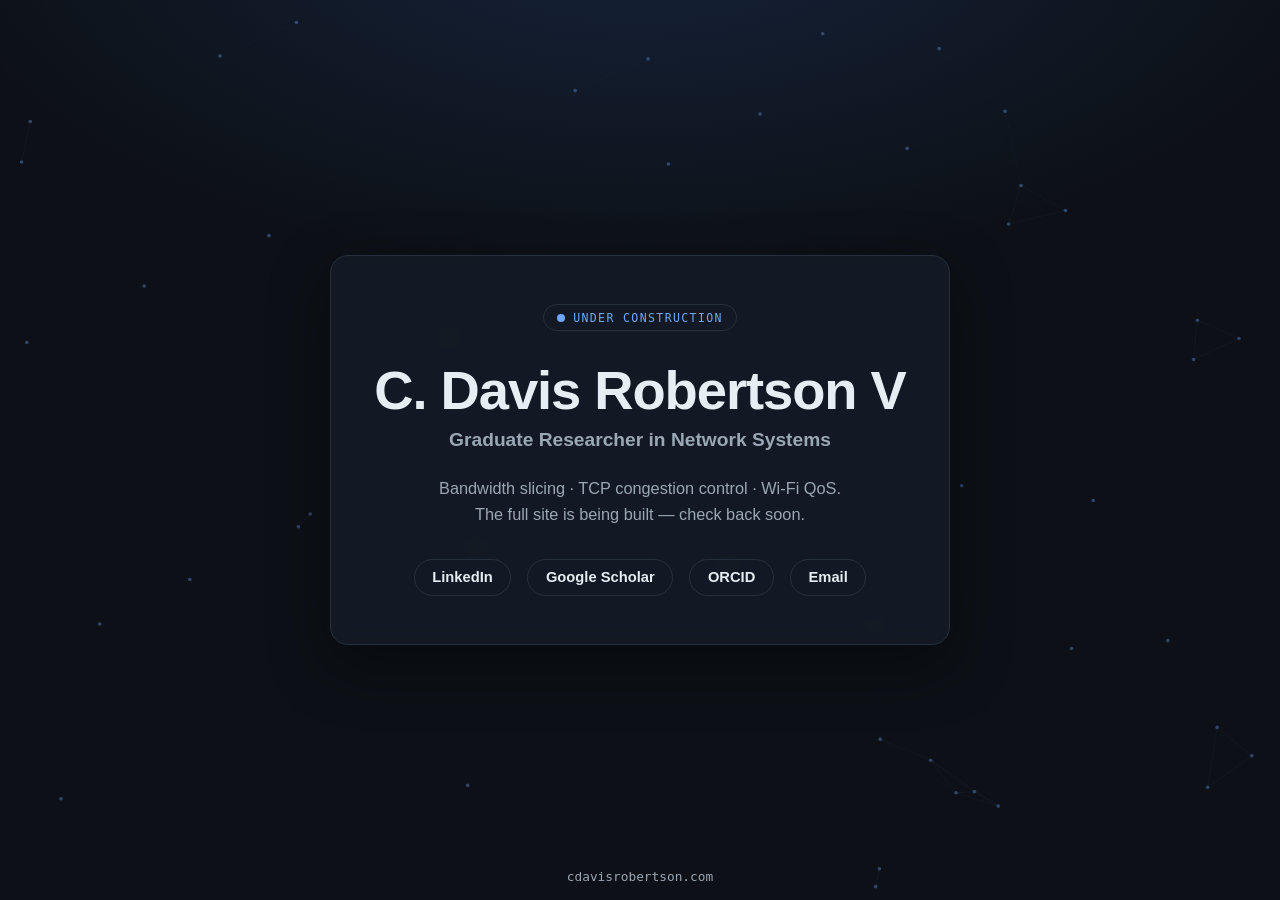
<file: index.html>
<!DOCTYPE html>
<html lang="en">
<head>
  <meta charset="UTF-8" />
  <meta name="viewport" content="width=device-width, initial-scale=1.0" />
  <title>C. Davis Robertson V — Coming Soon</title>
  <meta name="description" content="C. Davis Robertson V — Graduate Researcher in Network Systems. Personal site coming soon." />

  <meta property="og:title" content="C. Davis Robertson V — Coming Soon" />
  <meta property="og:description" content="Graduate Researcher in Network Systems. Site under construction." />
  <meta property="og:type" content="website" />
  <meta property="og:url" content="https://cdavisrobertson.com" />

  <link rel="icon" type="image/svg+xml" href="assets/favicon.svg" />

  <style>
    /* Self-contained landing page — no external CSS/JS deps so it always renders. */
    :root {
      --bg: #0d1117;
      --panel: #161d28;
      --text: #e6edf3;
      --muted: #9aa7b4;
      --accent: #6ea8fe;
      --accent2: #2563eb;
      --border: #26303c;
      --font: -apple-system, BlinkMacSystemFont, "Segoe UI", Roboto, Helvetica, Arial, sans-serif;
      --mono: ui-monospace, SFMono-Regular, "SF Mono", Menlo, Consolas, monospace;
    }
    * { box-sizing: border-box; }
    html, body { height: 100%; margin: 0; }
    body {
      font-family: var(--font);
      color: var(--text);
      background: radial-gradient(1200px 600px at 50% -10%, #16233b 0%, var(--bg) 60%);
      min-height: 100%;
      display: grid;
      place-items: center;
      padding: 2rem 1.25rem;
      overflow: hidden;
    }
    /* animated network canvas sits behind the content */
    #net { position: fixed; inset: 0; z-index: 0; opacity: .5; }
    @media (prefers-reduced-motion: reduce) { #net { display: none; } }

    .card {
      position: relative; z-index: 1;
      max-width: 620px; width: 100%;
      background: color-mix(in srgb, var(--panel) 78%, transparent);
      border: 1px solid var(--border);
      border-radius: 18px;
      padding: 3rem 2.5rem;
      box-shadow: 0 20px 60px rgba(0,0,0,.45);
      backdrop-filter: blur(8px);
      text-align: center;
    }
    .badge {
      display: inline-flex; align-items: center; gap: .5rem;
      font-family: var(--mono); font-size: .72rem; letter-spacing: .12em; text-transform: uppercase;
      color: var(--accent); border: 1px solid var(--border);
      padding: .35rem .8rem; border-radius: 999px; margin-bottom: 1.75rem;
    }
    .badge .dot {
      width: 8px; height: 8px; border-radius: 50%; background: var(--accent);
      box-shadow: 0 0 0 0 rgba(110,168,254,.6); animation: pulse 2s infinite;
    }
    @keyframes pulse {
      0% { box-shadow: 0 0 0 0 rgba(110,168,254,.5); }
      70% { box-shadow: 0 0 0 10px rgba(110,168,254,0); }
      100% { box-shadow: 0 0 0 0 rgba(110,168,254,0); }
    }
    @media (prefers-reduced-motion: reduce) { .badge .dot { animation: none; } }

    h1 { font-size: clamp(2.2rem, 7vw, 3.4rem); margin: 0 0 .4rem; letter-spacing: -.02em; }
    .headline { color: var(--muted); font-weight: 600; font-size: clamp(1rem, 3vw, 1.2rem); margin: 0 0 1.5rem; }
    .msg { color: var(--muted); font-size: 1.02rem; line-height: 1.6; margin: 0 auto 2rem; max-width: 46ch; }

    .links { display: flex; gap: 1rem; justify-content: center; flex-wrap: wrap; }
    .links a {
      color: var(--text); text-decoration: none; font-weight: 600; font-size: .92rem;
      border: 1px solid var(--border); padding: .6rem 1.1rem; border-radius: 999px;
      transition: border-color .2s ease, color .2s ease;
    }
    .links a:hover { border-color: var(--accent); color: var(--accent); }

    footer { position: fixed; bottom: 1rem; left: 0; right: 0; text-align: center; z-index: 1; }
    footer p { color: var(--muted); font-size: .8rem; margin: 0; font-family: var(--mono); }
  </style>
</head>
<body>
  <canvas id="net" aria-hidden="true"></canvas>

  <main class="card">
    <span class="badge"><span class="dot"></span> Under construction</span>
    <h1>C. Davis Robertson V</h1>
    <!-- Approved, verified headline phrasing (CLAUDE.md). No unverified claims on this page. -->
    <p class="headline">Graduate Researcher in Network Systems</p>
    <p class="msg">
      Bandwidth slicing · TCP congestion control · Wi-Fi QoS.
      The full site is being built — check back soon.
    </p>
    <nav class="links" aria-label="Contact">
      <a href="https://www.linkedin.com/in/davis-robertson/" rel="me" target="_blank">LinkedIn</a>
      <a href="https://scholar.google.com/citations?user=_o3zH2oAAAAJ&amp;hl=en" rel="me" target="_blank">Google Scholar</a>
      <a href="https://orcid.org/0009-0001-6652-6123" rel="me" target="_blank">ORCID</a>
      <a href="mailto:davis@cdavisrobertson.com" rel="me">Email</a>
    </nav>
  </main>

  <footer><p>cdavisrobertson.com</p></footer>

  <script>
    /* Lightweight animated node/link field — networks flavored, no dependencies.
       Purely decorative; guarded so it never throws on the page. */
    (function () {
      var reduce = window.matchMedia && window.matchMedia("(prefers-reduced-motion: reduce)").matches;
      if (reduce) return;
      var c = document.getElementById("net");
      if (!c || !c.getContext) return;
      var ctx = c.getContext("2d"), nodes = [], N = 46, dpr = Math.min(window.devicePixelRatio || 1, 2);

      function size() {
        c.width = innerWidth * dpr; c.height = innerHeight * dpr;
        c.style.width = innerWidth + "px"; c.style.height = innerHeight + "px";
        ctx.setTransform(dpr, 0, 0, dpr, 0, 0);
      }
      function init() {
        nodes = [];
        for (var i = 0; i < N; i++) {
          nodes.push({
            x: Math.random() * innerWidth, y: Math.random() * innerHeight,
            vx: (Math.random() - .5) * .35, vy: (Math.random() - .5) * .35
          });
        }
      }
      function frame() {
        ctx.clearRect(0, 0, innerWidth, innerHeight);
        for (var i = 0; i < N; i++) {
          var a = nodes[i];
          a.x += a.vx; a.y += a.vy;
          if (a.x < 0 || a.x > innerWidth) a.vx *= -1;
          if (a.y < 0 || a.y > innerHeight) a.vy *= -1;
          for (var j = i + 1; j < N; j++) {
            var b = nodes[j], dx = a.x - b.x, dy = a.y - b.y, d = Math.sqrt(dx * dx + dy * dy);
            if (d < 130) {
              ctx.strokeStyle = "rgba(110,168,254," + (0.14 * (1 - d / 130)) + ")";
              ctx.lineWidth = 1;
              ctx.beginPath(); ctx.moveTo(a.x, a.y); ctx.lineTo(b.x, b.y); ctx.stroke();
            }
          }
          ctx.fillStyle = "rgba(110,168,254,.7)";
          ctx.beginPath(); ctx.arc(a.x, a.y, 1.8, 0, Math.PI * 2); ctx.fill();
        }
        requestAnimationFrame(frame);
      }
      try {
        size(); init(); frame();
        window.addEventListener("resize", function () { size(); init(); });
      } catch (e) { c.style.display = "none"; }
    })();
  </script>
</body>
</html>
</file>
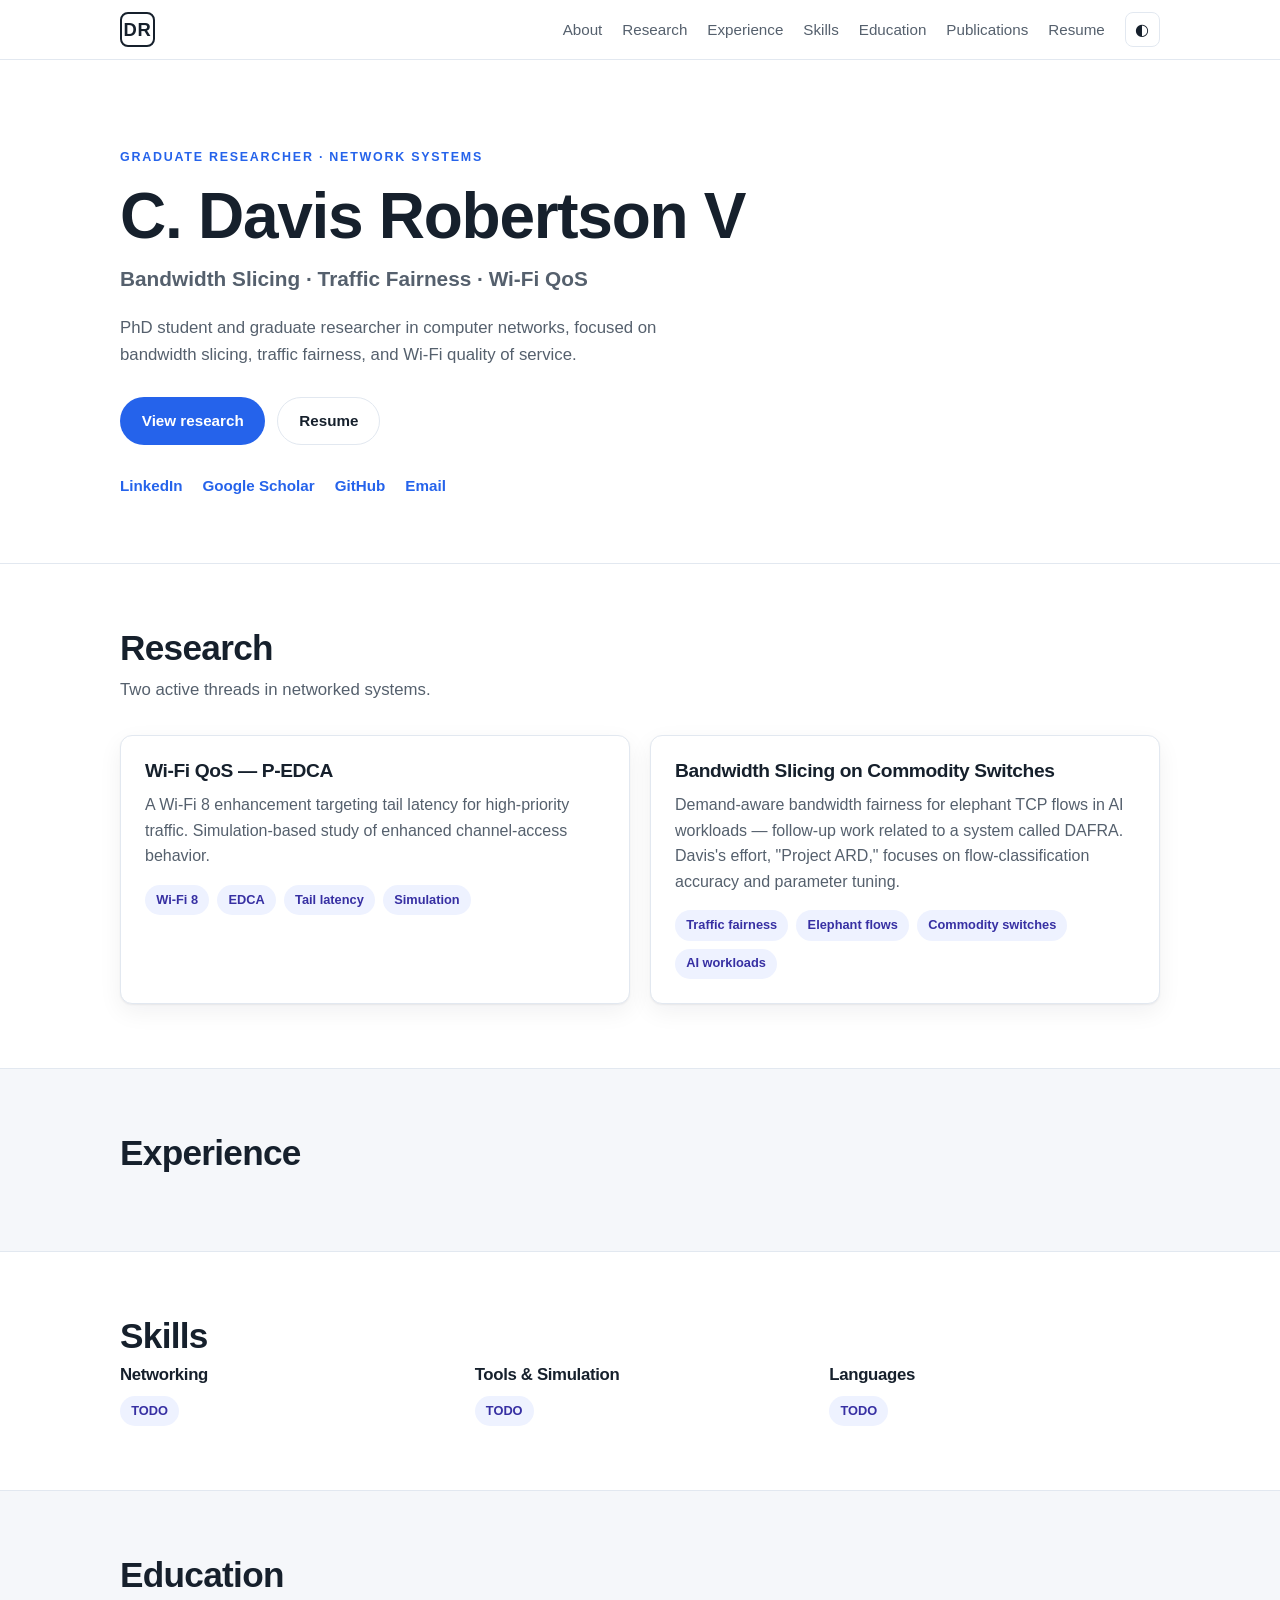
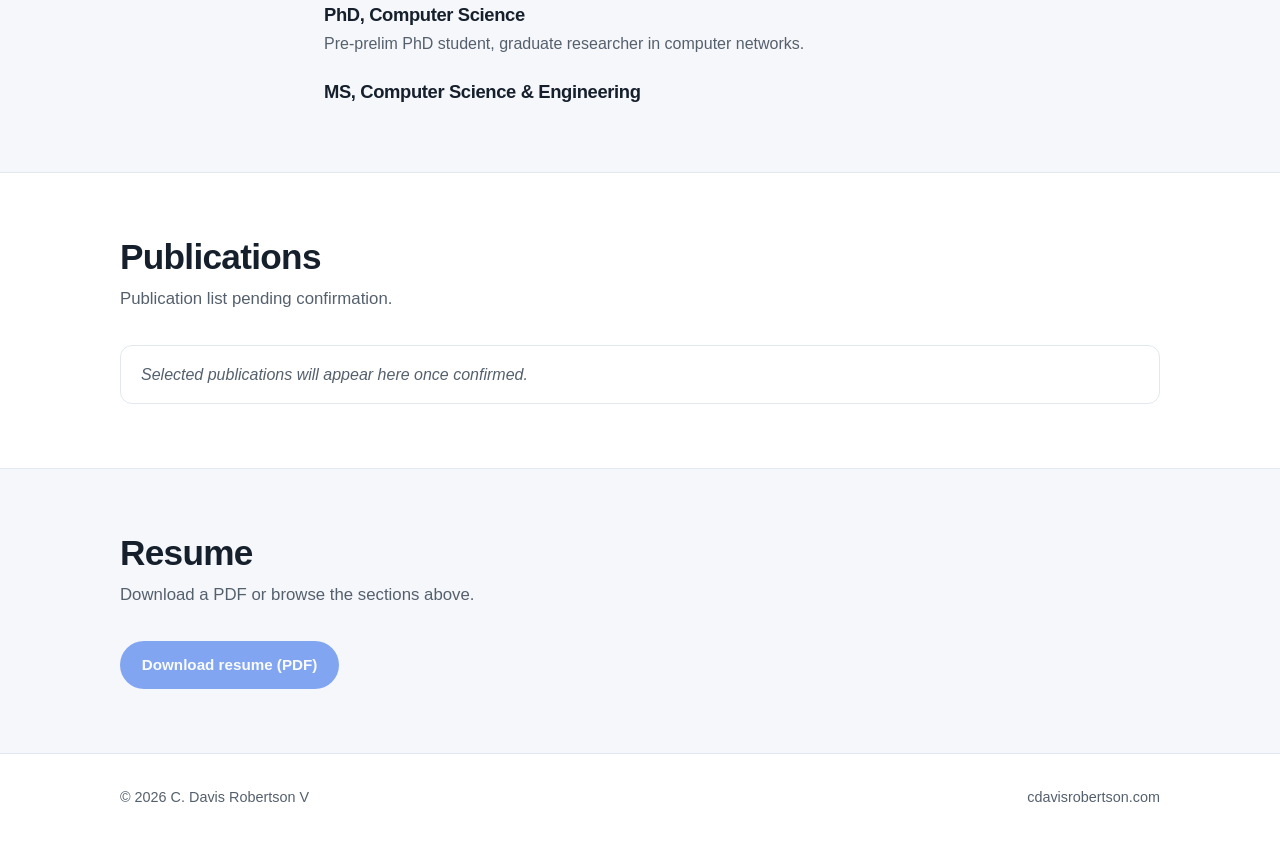
<file: home.html>
<!DOCTYPE html>
<html lang="en">
<head>
  <meta charset="UTF-8" />
  <meta name="viewport" content="width=device-width, initial-scale=1.0" />
  <title>C. Davis Robertson V — Network Systems Researcher</title>
  <meta name="description" content="C. Davis Robertson V — Graduate Researcher in Network Systems: bandwidth slicing, traffic fairness, and Wi-Fi QoS." />

  <!-- Open Graph / social -->
  <meta property="og:title" content="C. Davis Robertson V — Network Systems Researcher" />
  <meta property="og:description" content="Graduate Researcher in Network Systems: bandwidth slicing, traffic fairness, Wi-Fi QoS." />
  <meta property="og:type" content="website" />
  <meta property="og:url" content="https://cdavisrobertson.com" />

  <link rel="icon" type="image/svg+xml" href="assets/favicon.svg" />
  <link rel="preconnect" href="https://fonts.googleapis.com" crossorigin />
  <link rel="stylesheet" href="css/styles.css" />
</head>
<body>
  <a class="skip-link" href="#main">Skip to content</a>

  <header class="site-header" id="top">
    <nav class="nav" aria-label="Primary">
      <a class="nav__brand" href="#top" data-secret-brand>DR</a>
      <button class="nav__toggle" aria-expanded="false" aria-controls="nav-menu" aria-label="Toggle navigation">
        <span></span><span></span><span></span>
      </button>
      <ul class="nav__menu" id="nav-menu">
        <li><a href="#about">About</a></li>
        <li><a href="#research">Research</a></li>
        <li><a href="#experience">Experience</a></li>
        <li><a href="#skills">Skills</a></li>
        <li><a href="#education">Education</a></li>
        <li><a href="#publications">Publications</a></li>
        <li><a href="#resume">Resume</a></li>
      </ul>
      <button class="theme-toggle" aria-label="Toggle color theme" title="Toggle theme">◐</button>
    </nav>
  </header>

  <main id="main">
    <!-- ============================= HERO / BIO ============================= -->
    <section class="hero" id="about">
      <div class="hero__inner">
        <p class="hero__eyebrow">Graduate Researcher · Network Systems</p>
        <h1 class="hero__name">C. Davis Robertson V</h1>
        <p class="hero__tagline">
          <!-- Approved LinkedIn headline phrasing (verified in CLAUDE.md) -->
          Bandwidth Slicing · Traffic Fairness · Wi-Fi QoS
        </p>
        <p class="hero__bio">
          <!-- PLACEHOLDER: 2–3 sentence bio. Source from Davis's CV / explicit statement.
               Verified context available: PhD student (pre-prelim), graduate researcher in
               computer networks; MS in Computer Science and Engineering. Do NOT expand beyond this. -->
          PhD student and graduate researcher in computer networks, focused on
          bandwidth slicing, traffic fairness, and Wi-Fi quality of service.
        </p>
        <div class="hero__cta">
          <a class="btn btn--primary" href="#research">View research</a>
          <a class="btn btn--ghost" href="#resume">Resume</a>
        </div>
        <ul class="hero__links" aria-label="Profiles">
          <li><a href="https://www.linkedin.com/in/davis-robertson/" rel="me" target="_blank">LinkedIn</a></li>
          <!-- PLACEHOLDER: real Google Scholar, GitHub, email URLs. Confirm with Davis. -->
          <li><a href="#" rel="me">Google Scholar</a></li>
          <li><a href="#" rel="me">GitHub</a></li>
          <li><a href="#" rel="me">Email</a></li>
        </ul>
      </div>
    </section>

    <!-- ============================= RESEARCH ============================= -->
    <section class="section" id="research">
      <div class="section__inner">
        <h2 class="section__title">Research</h2>
        <p class="section__lead">
          <!-- Research areas below are verified in CLAUDE.md. Describe areas; do NOT claim
               publications unless Davis confirms them. -->
          Two active threads in networked systems.
        </p>

        <div class="cards">
          <article class="card">
            <h3 class="card__title">Wi-Fi QoS — P-EDCA</h3>
            <p class="card__body">
              A Wi-Fi 8 enhancement targeting tail latency for high-priority traffic.
              Simulation-based study of enhanced channel-access behavior.
            </p>
            <!-- PLACEHOLDER: results/metrics/status. Only add if sourced from Davis. -->
            <ul class="tags"><li>Wi-Fi 8</li><li>EDCA</li><li>Tail latency</li><li>Simulation</li></ul>
          </article>

          <article class="card">
            <h3 class="card__title">Bandwidth Slicing on Commodity Switches</h3>
            <p class="card__body">
              Demand-aware bandwidth fairness for elephant TCP flows in AI workloads —
              follow-up work related to a system called DAFRA. Davis's effort, "Project ARD,"
              focuses on flow-classification accuracy and parameter tuning.
            </p>
            <!-- PLACEHOLDER: results/metrics/status. Only add if sourced from Davis. -->
            <ul class="tags"><li>Traffic fairness</li><li>Elephant flows</li><li>Commodity switches</li><li>AI workloads</li></ul>
          </article>
        </div>
      </div>
    </section>

    <!-- ============================= EXPERIENCE ============================= -->
    <section class="section section--alt" id="experience">
      <div class="section__inner">
        <h2 class="section__title">Experience</h2>
        <!-- PLACEHOLDER: Experience entries. Populate strictly from CV: employer, title, dates,
             bullet points. Repeat the .timeline__item block per role. Nothing invented. -->
        <ol class="timeline">
          <li class="timeline__item">
            <div class="timeline__meta"><!-- PLACEHOLDER: dates --></div>
            <div class="timeline__body">
              <h3><!-- PLACEHOLDER: Title --> <span class="timeline__org"><!-- PLACEHOLDER: Organization --></span></h3>
              <p><!-- PLACEHOLDER: description from CV --></p>
            </div>
          </li>
        </ol>
      </div>
    </section>

    <!-- ============================= SKILLS ============================= -->
    <section class="section" id="skills">
      <div class="section__inner">
        <h2 class="section__title">Skills</h2>
        <!-- PLACEHOLDER: Confirm skill list with Davis / CV before finalizing. Grouped below;
             starter items reflect the research domains but should be verified. -->
        <div class="skills">
          <div class="skills__group">
            <h3>Networking</h3>
            <ul class="tags"><!-- PLACEHOLDER: e.g. QoS, TCP, switch dataplanes --><li>TODO</li></ul>
          </div>
          <div class="skills__group">
            <h3>Tools &amp; Simulation</h3>
            <ul class="tags"><!-- PLACEHOLDER --><li>TODO</li></ul>
          </div>
          <div class="skills__group">
            <h3>Languages</h3>
            <ul class="tags"><!-- PLACEHOLDER --><li>TODO</li></ul>
          </div>
        </div>
      </div>
    </section>

    <!-- ============================= EDUCATION ============================= -->
    <section class="section section--alt" id="education">
      <div class="section__inner">
        <h2 class="section__title">Education</h2>
        <ol class="timeline">
          <li class="timeline__item">
            <div class="timeline__meta"><!-- PLACEHOLDER: dates --></div>
            <div class="timeline__body">
              <h3>PhD, Computer Science <span class="timeline__org"><!-- PLACEHOLDER: institution --></span></h3>
              <p>Pre-prelim PhD student, graduate researcher in computer networks.</p>
            </div>
          </li>
          <li class="timeline__item">
            <div class="timeline__meta"><!-- PLACEHOLDER: dates --></div>
            <div class="timeline__body">
              <h3>MS, Computer Science &amp; Engineering <span class="timeline__org"><!-- PLACEHOLDER: institution --></span></h3>
              <p><!-- PLACEHOLDER: details if any, from CV --></p>
            </div>
          </li>
          <!-- PLACEHOLDER: undergraduate degree if Davis wants it listed. Source from CV. -->
        </ol>
      </div>
    </section>

    <!-- ============================= PUBLICATIONS ============================= -->
    <section class="section" id="publications">
      <div class="section__inner">
        <h2 class="section__title">Publications</h2>
        <p class="section__lead">
          <!-- CONTENT INTEGRITY: Do NOT invent titles, venues, or dates. Leave this note visible
               until Davis provides confirmed publications. If none are published yet, keep the
               "in-progress" framing instead of listing papers. -->
          Publication list pending confirmation.
        </p>
        <ul class="pub-list">
          <!-- PLACEHOLDER: <li> per confirmed publication — authors, title, venue, year, link. -->
          <li class="pub-list__empty">Selected publications will appear here once confirmed.</li>
        </ul>
      </div>
    </section>

    <!-- ============================= RESUME ============================= -->
    <section class="section section--alt" id="resume">
      <div class="section__inner">
        <h2 class="section__title">Resume</h2>
        <p class="section__lead">Download a PDF or browse the sections above.</p>
        <!-- PLACEHOLDER: drop resume PDF into assets/ and point href at it, e.g. assets/davis-robertson-resume.pdf -->
        <a class="btn btn--primary" href="#" download aria-disabled="true">Download resume (PDF)</a>
      </div>
    </section>
  </main>

  <footer class="site-footer">
    <div class="section__inner site-footer__inner">
      <p>© <span id="year"></span> C. Davis Robertson V</p>
      <p class="site-footer__note">cdavisrobertson.com</p>
    </div>
  </footer>

  <!-- Easter egg overlay host; populated only when the secret trigger fires. -->
  <div id="minigame-host" class="minigame-host" hidden aria-hidden="true"></div>

  <script src="js/main.js" defer></script>
  <!-- Minigame is isolated; loaded lazily by main.js when the secret is triggered. -->
</body>
</html>
</file>
<file: css/styles.css>
/* =========================================================================
   cdavisrobertson.com — base styles
   Pure CSS, no framework. Light/dark via [data-theme] on <html>.
   ========================================================================= */

:root {
  --bg: #ffffff;
  --bg-alt: #f5f7fa;
  --surface: #ffffff;
  --text: #16202c;
  --text-muted: #55606d;
  --border: #e2e8f0;
  --accent: #2563eb;
  --accent-contrast: #ffffff;
  --tag-bg: #eef2ff;
  --tag-text: #3730a3;
  --shadow: 0 1px 2px rgba(16, 24, 40, .06), 0 8px 24px rgba(16, 24, 40, .06);
  --radius: 12px;
  --maxw: 1080px;
  --font: "Inter", -apple-system, BlinkMacSystemFont, "Segoe UI", Roboto, Helvetica, Arial, sans-serif;
  --mono: ui-monospace, SFMono-Regular, "SF Mono", Menlo, Consolas, monospace;
}

[data-theme="dark"] {
  --bg: #0d1117;
  --bg-alt: #131a24;
  --surface: #161d28;
  --text: #e6edf3;
  --text-muted: #9aa7b4;
  --border: #26303c;
  --accent: #6ea8fe;
  --accent-contrast: #0d1117;
  --tag-bg: #1c2740;
  --tag-text: #a9c4ff;
  --shadow: 0 1px 2px rgba(0, 0, 0, .4), 0 8px 24px rgba(0, 0, 0, .35);
}

* { box-sizing: border-box; }

html { scroll-behavior: smooth; }
@media (prefers-reduced-motion: reduce) {
  html { scroll-behavior: auto; }
  * { animation: none !important; transition: none !important; }
}

body {
  margin: 0;
  font-family: var(--font);
  color: var(--text);
  background: var(--bg);
  line-height: 1.6;
  -webkit-font-smoothing: antialiased;
  transition: background .3s ease, color .3s ease;
}

h1, h2, h3 { line-height: 1.15; letter-spacing: -0.02em; }
a { color: var(--accent); text-decoration: none; }
a:hover { text-decoration: underline; }

.skip-link {
  position: absolute; left: -9999px; top: 0;
  background: var(--accent); color: var(--accent-contrast);
  padding: .6rem 1rem; border-radius: 0 0 var(--radius) 0; z-index: 200;
}
.skip-link:focus { left: 0; }

/* ---------------------------------------------------------------- header */
.site-header {
  position: sticky; top: 0; z-index: 100;
  background: color-mix(in srgb, var(--bg) 85%, transparent);
  backdrop-filter: saturate(180%) blur(10px);
  border-bottom: 1px solid var(--border);
}
.nav {
  max-width: var(--maxw); margin: 0 auto; padding: .75rem 1.25rem;
  display: flex; align-items: center; gap: 1.25rem;
}
.nav__brand {
  font-weight: 800; font-size: 1.15rem; letter-spacing: .04em;
  color: var(--text); border: 2px solid var(--text);
  width: 2.2rem; height: 2.2rem; display: grid; place-items: center;
  border-radius: 8px; user-select: none;
}
.nav__brand:hover { text-decoration: none; }
.nav__menu {
  display: flex; gap: 1.25rem; list-style: none; margin: 0; padding: 0;
  margin-left: auto;
}
.nav__menu a { color: var(--text-muted); font-weight: 500; font-size: .95rem; }
.nav__menu a:hover { color: var(--text); text-decoration: none; }
.nav__toggle { display: none; }
.theme-toggle {
  background: none; border: 1px solid var(--border); color: var(--text);
  width: 2.2rem; height: 2.2rem; border-radius: 8px; cursor: pointer; font-size: 1rem;
}
.theme-toggle:hover { border-color: var(--accent); }

/* ---------------------------------------------------------------- hero */
.hero { border-bottom: 1px solid var(--border); }
.hero__inner { max-width: var(--maxw); margin: 0 auto; padding: 5.5rem 1.25rem 4rem; }
.hero__eyebrow { text-transform: uppercase; letter-spacing: .14em; font-size: .78rem; color: var(--accent); font-weight: 700; margin: 0 0 .75rem; }
.hero__name { font-size: clamp(2.4rem, 6vw, 4rem); margin: 0 0 .5rem; }
.hero__tagline { font-size: clamp(1.05rem, 2.5vw, 1.3rem); color: var(--text-muted); font-weight: 600; margin: 0 0 1.25rem; }
.hero__bio { max-width: 60ch; font-size: 1.05rem; color: var(--text-muted); margin: 0 0 1.75rem; }
.hero__cta { display: flex; gap: .75rem; flex-wrap: wrap; margin-bottom: 1.75rem; }
.hero__links { display: flex; gap: 1.25rem; list-style: none; padding: 0; margin: 0; flex-wrap: wrap; }
.hero__links a { font-weight: 600; font-size: .95rem; }

/* ---------------------------------------------------------------- buttons */
.btn {
  display: inline-block; padding: .7rem 1.3rem; border-radius: 999px;
  font-weight: 600; font-size: .95rem; cursor: pointer; border: 1px solid transparent;
  transition: transform .1s ease, background .2s ease, border-color .2s ease;
}
.btn:hover { text-decoration: none; transform: translateY(-1px); }
.btn--primary { background: var(--accent); color: var(--accent-contrast); }
.btn--ghost { background: transparent; color: var(--text); border-color: var(--border); }
.btn--ghost:hover { border-color: var(--accent); }
.btn[aria-disabled="true"] { opacity: .55; pointer-events: none; }

/* ---------------------------------------------------------------- sections */
.section { padding: 4rem 0; border-bottom: 1px solid var(--border); }
.section--alt { background: var(--bg-alt); }
.section__inner { max-width: var(--maxw); margin: 0 auto; padding: 0 1.25rem; }
.section__title { font-size: clamp(1.6rem, 4vw, 2.2rem); margin: 0 0 .5rem; }
.section__lead { color: var(--text-muted); font-size: 1.05rem; margin: 0 0 2rem; max-width: 60ch; }

/* ---------------------------------------------------------------- cards */
.cards { display: grid; gap: 1.25rem; grid-template-columns: repeat(auto-fit, minmax(280px, 1fr)); }
.card {
  background: var(--surface); border: 1px solid var(--border); border-radius: var(--radius);
  padding: 1.5rem; box-shadow: var(--shadow);
}
.card__title { font-size: 1.2rem; margin: 0 0 .6rem; }
.card__body { color: var(--text-muted); margin: 0 0 1rem; }

/* ---------------------------------------------------------------- tags */
.tags { display: flex; flex-wrap: wrap; gap: .5rem; list-style: none; padding: 0; margin: 0; }
.tags li { background: var(--tag-bg); color: var(--tag-text); font-size: .8rem; font-weight: 600; padding: .3rem .7rem; border-radius: 999px; }

/* ---------------------------------------------------------------- timeline */
.timeline { list-style: none; margin: 0; padding: 0; display: grid; gap: 1.5rem; }
.timeline__item { display: grid; grid-template-columns: 180px 1fr; gap: 1.5rem; }
.timeline__meta { color: var(--text-muted); font-size: .9rem; font-weight: 600; padding-top: .15rem; }
.timeline__body h3 { font-size: 1.15rem; margin: 0 0 .4rem; }
.timeline__org { color: var(--text-muted); font-weight: 500; }
.timeline__body p { color: var(--text-muted); margin: 0; }

/* ---------------------------------------------------------------- skills */
.skills { display: grid; gap: 1.5rem; grid-template-columns: repeat(auto-fit, minmax(240px, 1fr)); }
.skills__group h3 { font-size: 1.05rem; margin: 0 0 .75rem; }

/* ---------------------------------------------------------------- publications */
.pub-list { list-style: none; padding: 0; margin: 0; display: grid; gap: 1rem; }
.pub-list li { padding: 1rem 1.25rem; border: 1px solid var(--border); border-radius: var(--radius); background: var(--surface); }
.pub-list__empty { color: var(--text-muted); font-style: italic; }

/* ---------------------------------------------------------------- footer */
.site-footer { padding: 2rem 0; }
.site-footer__inner { display: flex; justify-content: space-between; align-items: center; flex-wrap: wrap; gap: .5rem; }
.site-footer p { margin: 0; color: var(--text-muted); font-size: .9rem; }

/* ---------------------------------------------------------------- minigame host */
.minigame-host {
  position: fixed; inset: 0; z-index: 500; display: grid; place-items: center;
  background: rgba(3, 7, 18, .82); backdrop-filter: blur(4px);
}
/* display:grid above would defeat the hidden attribute; force it */
.minigame-host[hidden] { display: none; }

/* ---------------------------------------------------------------- responsive */
@media (max-width: 720px) {
  .nav__toggle {
    display: inline-flex; flex-direction: column; gap: 4px; margin-left: auto;
    background: none; border: 1px solid var(--border); border-radius: 8px;
    width: 2.4rem; height: 2.4rem; align-items: center; justify-content: center; cursor: pointer;
  }
  .nav__toggle span { width: 18px; height: 2px; background: var(--text); display: block; }
  .nav__menu {
    position: absolute; top: 100%; left: 0; right: 0; flex-direction: column;
    gap: 0; background: var(--bg); border-bottom: 1px solid var(--border);
    padding: .5rem 1.25rem; margin: 0; display: none;
  }
  .nav__menu.is-open { display: flex; }
  .nav__menu li { padding: .5rem 0; }
  .timeline__item { grid-template-columns: 1fr; gap: .35rem; }
}
</file>
